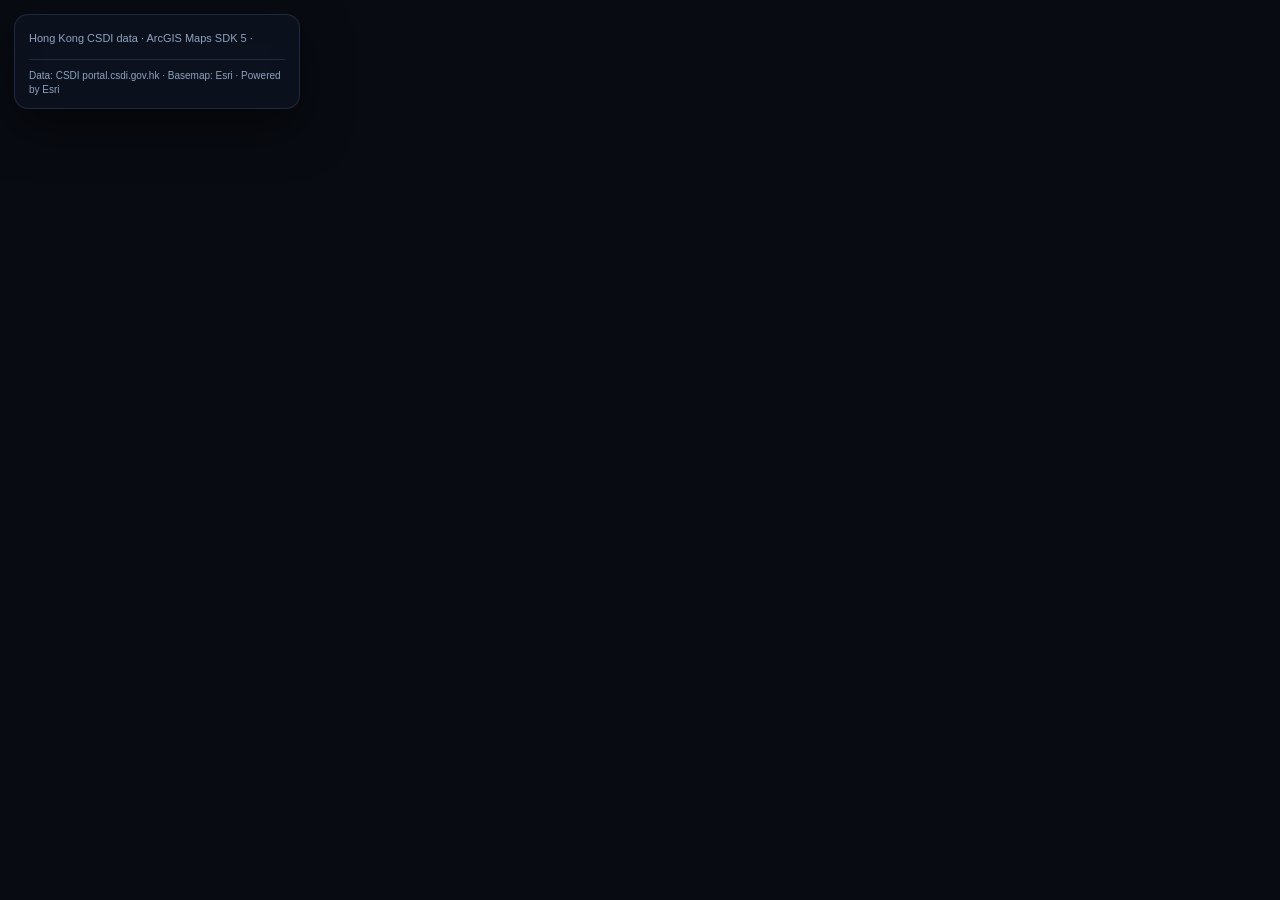
<file: docs/index.html>
<!DOCTYPE html>
<html lang="en">
<head>
<meta charset="utf-8" />
<meta name="viewport" content="width=device-width,initial-scale=1" />
<title>HK Spatial — ArcGIS</title>
<link rel="icon" href="data:," />
<style>
  :root{--bg:#080b12;--glass:rgba(14,20,32,.72);--line:rgba(120,160,220,.18);--fg:#e6eefc;--dim:#8fa3c0;--teal:#3fe0d0}
  *{box-sizing:border-box}
  html,body{margin:0;height:100%;background:var(--bg);color:var(--fg);
    font:13px/1.45 ui-sans-serif,-apple-system,"Segoe UI","PingFang HK","Microsoft JhengHei",sans-serif}
  #view{position:absolute;inset:0}
  #panel{position:absolute;top:14px;left:14px;z-index:10;width:286px;max-height:calc(100% - 28px);
    overflow:auto;background:var(--glass);border:1px solid var(--line);border-radius:14px;
    padding:14px 14px 10px;backdrop-filter:blur(16px) saturate(150%);
    box-shadow:0 18px 48px rgba(0,0,0,.5)}
  h1{margin:0 0 2px;font-size:14px;font-weight:650;letter-spacing:.2px}
  .sub{color:var(--dim);font-size:11px;margin-bottom:12px}
  .layer{display:flex;align-items:center;gap:9px;padding:7px 8px;border-radius:9px;cursor:pointer;
    border:1px solid transparent}
  .layer:hover{background:rgba(120,160,220,.08);border-color:var(--line)}
  .layer input{accent-color:var(--teal);margin:0;width:13px;height:13px}
  .sw{width:9px;height:9px;border-radius:3px;flex:0 0 auto}
  .nm{flex:1;overflow:hidden;text-overflow:ellipsis;white-space:nowrap;font-size:12px}
  .ct{color:var(--dim);font-size:10px;font-variant-numeric:tabular-nums}
  .foot{margin-top:10px;padding-top:9px;border-top:1px solid var(--line);color:var(--dim);font-size:10px}
  #info{position:absolute;left:14px;bottom:14px;z-index:10;width:330px;max-height:44vh;overflow:auto;
    background:var(--glass);border:1px solid var(--line);border-radius:14px;padding:12px 14px;
    backdrop-filter:blur(16px) saturate(150%);box-shadow:0 18px 44px rgba(0,0,0,.45)}
  #info[hidden]{display:none}
  #info .ih{font-weight:600;font-size:13px;color:var(--fg);margin-bottom:8px;padding-bottom:7px;
    border-bottom:1px solid var(--line)}
  #info .ir{display:flex;gap:10px;padding:2.5px 0}
  #info .ik{flex:0 0 42%;color:var(--dim);font-size:10.5px;letter-spacing:.04em;text-transform:uppercase;
    word-break:break-word}
  #info .iv{flex:1;color:var(--fg);word-break:break-word;font-size:12px}
  .esri-ui .esri-attribution{position:absolute!important;bottom:0!important;right:0!important;
    left:auto!important;top:auto!important;background:rgba(8,11,18,.8)!important;color:var(--dim)!important;
    font-size:10px!important;border-radius:8px 0 0 0;padding:3px 8px!important}
  .esri-ui .esri-attribution a{color:var(--teal)!important}
</style>
</head>
<body>
<div id="view"></div>
<div id="panel">
  <h1 id="ttl"></h1>
  <div class="sub">Hong Kong CSDI data · ArcGIS Maps SDK 5 · <span id="mode"></span></div>
  <div id="layers"></div>
  <div class="foot">Data: CSDI portal.csdi.gov.hk · Basemap: Esri · Powered by Esri</div>
</div>
<div id="info" hidden></div>
<script type="module">
import Map from "https://js.arcgis.com/5.0/@arcgis/core/Map.js";
import MapView from "https://js.arcgis.com/5.0/@arcgis/core/views/MapView.js";
import SceneView from "https://js.arcgis.com/5.0/@arcgis/core/views/SceneView.js";
import ElevationLayer from "https://js.arcgis.com/5.0/@arcgis/core/layers/ElevationLayer.js";
import TileLayer from "https://js.arcgis.com/5.0/@arcgis/core/layers/TileLayer.js";
import GeoJSONLayer from "https://js.arcgis.com/5.0/@arcgis/core/layers/GeoJSONLayer.js";

const LAYERS = [{"id": "wsd_rcd_1629267205232_96199", "name": "Impounding Reservoirs", "url": "data/wsd_rcd_1629267205232_96199.geojson", "count": 17, "gtype": "Polygon", "fields": ["OBJECTID", "INSTALLATION_ID", "NAME", "CHINESE_NAME", "LOCATION", "LOCATION_CHINESE", "SYSTEM", "CAPACITY", "Shape_Length", "Shape_Area"], "title_field": "NAME"}, {"id": "afcd_rcd_1728896853370_57183", "name": "Country Park Attractions", "url": "data/afcd_rcd_1728896853370_57183.geojson", "count": 53, "gtype": "Point", "fields": ["LOCATION_EN", "LOCATION_TC", "WEBSITE", "NAME_EN", "NAME_TC", "EASTING", "NORTHING", "OBJECTID"], "title_field": "LOCATION_EN"}];
const TITLE = "Hong Kong — Impounding Reservoirs & Country Park Attractions";
const BASEMAP_URL = "https://server.arcgisonline.com/ArcGIS/rest/services/World_Imagery/MapServer";
const LABELS_URL = "";
const MODE = "2d";
const TILT = 60.0;
const ELEV_URL = "https://elevation3d.arcgis.com/arcgis/rest/services/WorldElevation3D/Terrain3D/ImageServer";
const COLORS = ["#3fe0d0", "#f5a524", "#7c8cff", "#ff6b9d", "#8ce99a", "#ffd43b"];
const hex = c => [1, 3, 5].map(i => parseInt(c.substr(i, 2), 16));

document.getElementById("ttl").textContent = TITLE;
document.getElementById("mode").textContent =
  (MODE === "3d" ? "3D scene" : "2D map") + " · " + LAYERS.length + " layer" + (LAYERS.length > 1 ? "s" : "");
const map = new Map({ basemap: null });
if (BASEMAP_URL) map.add(new TileLayer({ url: BASEMAP_URL }));
if (LABELS_URL) map.add(new TileLayer({ url: LABELS_URL }));
if (MODE === "3d") map.ground = { layers: [new ElevationLayer({ url: ELEV_URL })] };

const HK = [114.1694, 22.3193];
const view = MODE === "3d"
  ? new SceneView({
      container: "view", map, zoom: 12,
      camera: { position: { x: HK[0], y: HK[1], z: 2400, spatialReference: { wkid: 4326 } },
                tilt: TILT, heading: 12 },
    })
  : new MapView({ container: "view", map, center: HK, zoom: 11 });
window.__view = view;  // exposed for tests/debugging
view.when(() => { window.__readyMs = Math.round(performance.now()); }).catch(() => {});

// click a feature -> attribute card (bottom left)
const info = document.getElementById("info");
const PRETTY = { NAME_EN: "Name (EN)", NAME_TC: "名稱（中文）", LOCATION_EN: "Location (EN)",
                 LOCATION_TC: "位置（中文）", WEBSITE: "Website", EASTING: "Easting (HK80)",
                 NORTHING: "Northing (HK80)" };
view.on("click", async (event) => {
  try {
    const hit = (await view.hitTest(event)).results.find(r => r.graphic && r.graphic.layer);
    if (!hit) { info.hidden = true; return; }
    const a = hit.graphic.attributes || {};
    const rows = Object.keys(a)
      .filter(k => !k.startsWith("__") && a[k] !== null && a[k] !== "")
      .slice(0, 24)
      .map(k => {
        const label = PRETTY[k] || k;
        const v = /^https?:\/\//.test(String(a[k]))
          ? `<a href="${a[k]}" target="_blank" rel="noopener" style="color:#3fe0d0">link</a>`
          : String(a[k]);
        return `<div class="ir"><span class="ik">${label}</span><span class="iv">${v}</span></div>`;
      }).join("");
    const heading = a.NAME_TC && a.NAME_EN ? `${a.NAME_EN} · ${a.NAME_TC}` : (hit.graphic.layer.title || "");
    info.innerHTML = `<div class="ih">${heading}</div>${rows}`;
    info.hidden = false;
    window.__info = a;  // exposed for tests
  } catch (e) { info.hidden = true; }
});
const box = document.getElementById("layers");

LAYERS.forEach((L, i) => {
  const color = COLORS[i % COLORS.length];
  const gtype = L.gtype || "Point";
  const isPoint = gtype.includes("Point");
  const isLine = gtype.includes("Line");
  const symbol = isPoint
    ? { type: "simple-marker", color, size: 7, outline: { color: "#0b1018", width: 1 } }
    : isLine
      ? { type: "simple-line", color, width: 2 }
      : { type: "simple-fill", color: [...hex(color), 0.35],
          outline: { color, width: 1.2 } };
  // ponytail: no SDK popup. In 5.0 the popup UI is a beta component that a programmatic View does
  // not inject, and popupEnabled alone opens nothing. One click handler + one card is smaller,
  // version-proof, and looks intentional.
  const opts = { title: L.name || L.id, url: L.url, popupEnabled: false, outFields: ["*"],
                 renderer: { type: "simple", symbol } };
  // in 3D, drape lines and polygons onto the terrain instead of floating at sea level
  if (MODE === "3d" && !isPoint) opts.elevationInfo = { mode: "on-the-ground" };
  const gl = new GeoJSONLayer(opts);
  map.add(gl);

  const row = document.createElement("label");
  row.className = "layer";
  row.innerHTML = `<input type="checkbox" checked>
    <span class="sw" style="background:${color}"></span>
    <span class="nm" title="${L.id}">${L.name || L.id}</span>
    <span class="ct">${L.count}</span>`;
  row.querySelector("input").onchange = e => { gl.visible = e.target.checked; };
  box.appendChild(row);
});

await view.when();
for (const lyr of map.layers.toArray().slice(1)) {
  const ext = lyr.fullExtent;
  if (ext && isFinite(ext.xmin)) { view.goTo(ext); break; }
}
</script>
</body>
</html>
</file>
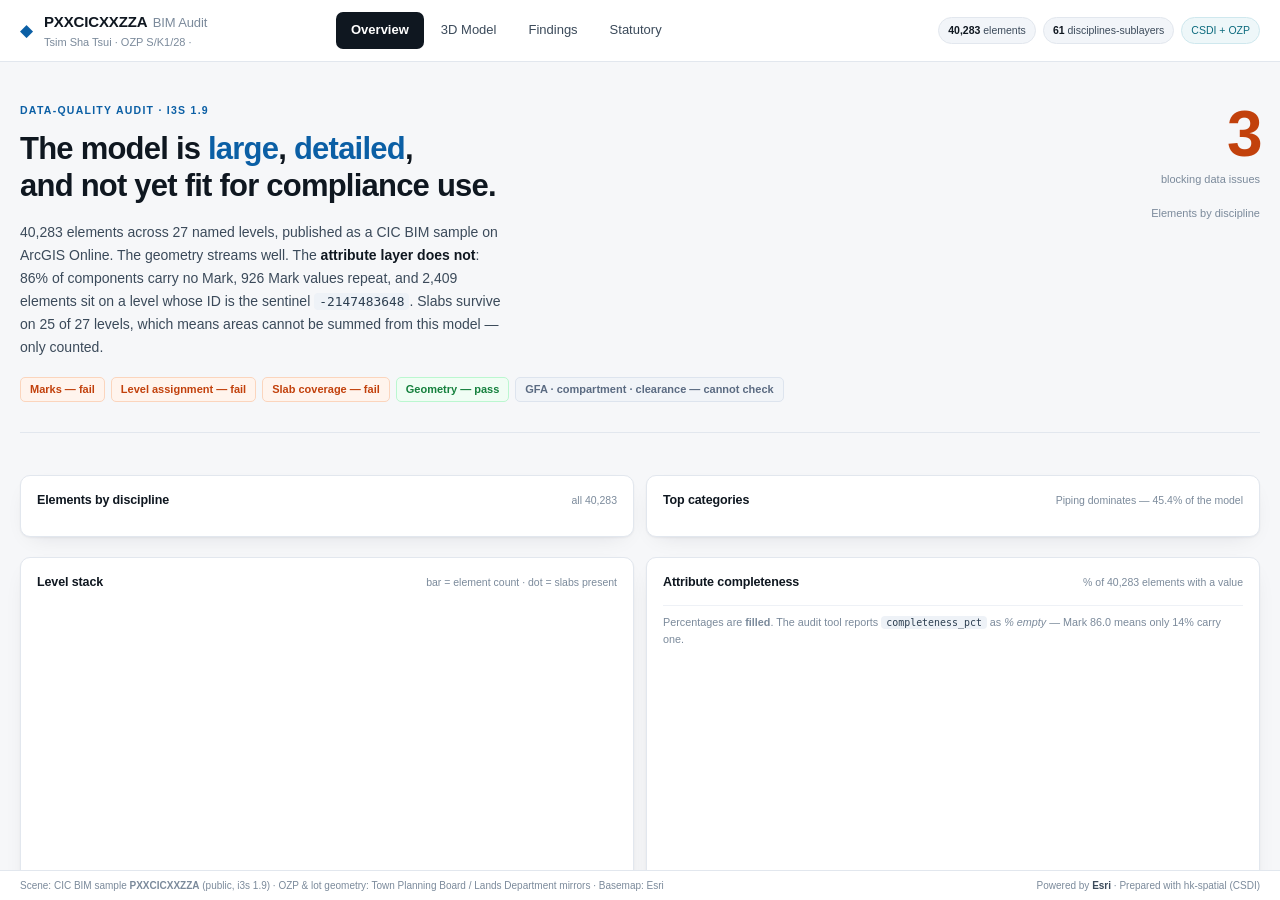
<file: docs/findings/2026-11-06/app/index.html>
<!DOCTYPE html>
<html lang="en">
<head>
<meta charset="utf-8" />
<meta name="viewport" content="width=device-width,initial-scale=1" />
<title>PXXCICXXZZA — BIM Audit &amp; Statutory Context</title>
<link rel="icon" href="data:," />
<link rel="stylesheet" href="https://js.arcgis.com/5.0/@arcgis/core/assets/esri/themes/light/main.css" />
<link rel="stylesheet" href="assets/app.css" />
</head>
<body>

<!-- ============ TOP BAR ============ -->
<header id="bar">
  <div class="brand">
    <span class="mark">◆</span>
    <div>
      <h1>PXXCICXXZZA <span class="thin">BIM Audit</span></h1>
      <p class="sub">Tsim Sha Tsui · OZP S/K1/28 · <span id="stamp"></span></p>
    </div>
  </div>
  <nav id="tabs" role="tablist">
    <button role="tab" data-view="overview" class="on">Overview</button>
    <button role="tab" data-view="model">3D Model</button>
    <button role="tab" data-view="findings">Findings</button>
    <button role="tab" data-view="context">Statutory</button>
  </nav>
  <div class="meta">
    <span class="pill"><b id="elCount">40,283</b> elements</span>
    <span class="pill"><b>61</b> disciplines-sublayers</span>
    <span class="pill src">CSDI + OZP</span>
  </div>
</header>

<!-- ============ OVERVIEW ============ -->
<main id="view-overview" class="view on">
  <section class="hero">
    <div class="hero-copy">
      <p class="kicker">Data-quality audit · i3s 1.9</p>
      <h2>The model is <em>large</em>, <em>detailed</em>,<br>and not yet fit for compliance use.</h2>
      <p class="lede">
        40,283 elements across 27 named levels, published as a CIC BIM sample on ArcGIS Online.
        The geometry streams well. The <strong>attribute layer does not</strong>: 86% of components carry
        no Mark, 926 Mark values repeat, and 2,409 elements sit on a level whose ID is the sentinel
        <code>-2147483648</code>. Slabs survive on 25 of 27 levels, which means areas cannot be
        summed from this model — only counted.
      </p>
      <div class="verdicts">
        <span class="v fail">Marks — fail</span>
        <span class="v fail">Level assignment — fail</span>
        <span class="v fail">Slab coverage — fail</span>
        <span class="v pass">Geometry — pass</span>
        <span class="v cant">GFA · compartment · clearance — cannot check</span>
      </div>
    </div>
    <div class="hero-num">
      <div class="big" id="scIssues">3</div>
      <div class="biglbl">blocking data issues</div>
      <div class="spark" id="heroBars"></div>
      <p class="tiny">Elements by discipline</p>
    </div>
  </section>

  <section class="grid4" id="kpis"></section>

  <section class="panels">
    <div class="panel">
      <h3>Elements by discipline <span class="hint">all 40,283</span></h3>
      <div id="chartDisc" class="chart"></div>
    </div>
    <div class="panel">
      <h3>Top categories <span class="hint">Piping dominates — 45.4% of the model</span></h3>
      <div id="chartCat" class="chart scroll"></div>
    </div>
  </section>

  <section class="panels">
    <div class="panel">
      <h3>Level stack <span class="hint">bar = element count · dot = slabs present</span></h3>
      <div id="chartLevels" class="chart tall"></div>
    </div>
    <div class="panel">
      <h3>Attribute completeness <span class="hint">% of 40,283 elements with a value</span></h3>
      <div id="chartFill" class="chart"></div>
      <p class="note">Percentages are <b>filled</b>. The audit tool reports <code>completeness_pct</code> as
        <em>% empty</em> — Mark 86.0 means only 14% carry one.</p>
    </div>
  </section>

  <section class="panel sources">
    <h3>Sources &amp; method <span class="hint">every number on this page traces to one of these</span></h3>
    <div class="srclist">
      <div class="srcrow">
        <span class="sk">BIM geometry &amp; attributes</span>
        <span class="sv">Scene service <code>PXXCICXXZZA</code> · i3s 1.9 · public · CIC BIM sample</span>
      </div>
      <div class="srcrow">
        <span class="sk">Blocks &amp; zones</span>
        <span class="sv">Town Planning Board OZP <code>ZONE</code> layer + <code>S/K1/28</code> scheme boundary</span>
      </div>
      <div class="srcrow">
        <span class="sk">Height control</span>
        <span class="sv"><code>Outline_Zoning_Plans_Building_Height_Control_Areas</code></span>
      </div>
      <div class="srcrow">
        <span class="sk">Lots</span>
        <span class="sv">Lands Department <code>Lot_in_Hong_Kong</code> · CSDI <code>landsd_rcd_1637217253134_22729</code></span>
      </div>
      <div class="srcrow">
        <span class="sk">Roads</span>
        <span class="sv">Lands Department <code>Road Centreline</code> · CSDI <code>landsd_rcd_1637310758814_80061</code></span>
      </div>
      <div class="srcrow">
        <span class="sk">Ground level</span>
        <span class="sv">Esri Terrain3D — 57.5 mPD at the site centre</span>
      </div>
    </div>
    <p class="note">Read over i3s node pages by hk-spatial (CSDI). Element positions come from i3s node
      anchors, so they locate the building, not individual components. Areas are element-bbox upper
      bounds, never statutory GFA. OZP and height controls here are public mirrors — the statutory
      plan prevails, and this is not an Esri product.</p>
  </section>
</main>

<!-- ============ 3D MODEL ============ -->
<main id="view-model" class="view">
  <div id="scene3d"></div>

  <aside id="modelPanel">
    <div class="ph">
      <h3>Live model</h3>
      <p class="tiny">Streaming from the public scene service. Filters act on the real layer.</p>
    </div>

    <div class="fld">
      <label>Discipline</label>
      <div class="chips" id="discChips"></div>
    </div>

    <div class="fld">
      <label>Level <span class="cnt" id="lvlLbl">all</span></label>
      <div class="chips tight" id="lvlChips"></div>
    </div>

    <div class="fld">
      <label>Category <span class="cnt" id="catLbl">all 45</span></label>
      <div class="catlist" id="catList"></div>
    </div>

    <div class="fld">
      <label>Camera</label>
      <div class="btnrow">
        <button id="btnHome" class="btn">Frame model</button>
        <button id="btnTop" class="btn">Top down</button>
        <button id="btnReset" class="btn">Reset filters</button>
      </div>
    </div>

    <div class="fld">
      <label>Read a real component <span class="cnt" id="elIdx">1 / 198</span></label>
      <div class="btnrow" style="margin-bottom:6px">
        <button id="btnPrev" class="btn">← prev</button>
        <button id="btnNext" class="btn">next →</button>
        <button id="btnPickDup" class="btn">show a duplicate Mark</button>
      </div>
      <div id="pickBox" class="pick empty">Loading element records…</div>
    </div>
  </aside>

  <div id="sceneStatus" class="sstatus">loading scene…</div>
</main>

<!-- ============ FINDINGS ============ -->
<main id="view-findings" class="view">
  <div class="fhead">
    <div>
      <p class="kicker">Three findings that block downstream use</p>
      <h2>What breaks, and what it costs you</h2>
    </div>
    <div class="legend">
      <span class="v fail">fail</span><span class="v warn">at risk</span><span class="v cant">cannot check</span>
    </div>
  </div>
  <div id="cards" class="cards"></div>

  <section class="panels wide">
    <div class="panel">
      <h3>Duplicate Mark values <span class="hint">926 values cover 5,638 tagged elements</span></h3>
      <div id="chartDup" class="chart"></div>
      <p class="note">A join on <code>Mark</code> returns 4,229 extra rows before it returns a wrong answer.
        Asset registers, COBie drops and maintenance tickets all key on this field.</p>
    </div>
    <div class="panel">
      <h3>Where the 2,409 unassigned elements live <span class="hint">level ID = −2147483648</span></h3>
      <div id="chartNoLevel" class="chart"></div>
      <p class="note">Stairs railings are the largest group. Floor-by-floor quantities silently omit them,
        so every storey subtotal is low.</p>
    </div>
  </section>
</main>

<!-- ============ STATUTORY ============ -->
<main id="view-context" class="view">
  <div id="map2d"></div>
  <aside id="ctxPanel">
    <div class="ph">
      <h3>S/K1/28 · Tsim Sha Tsui</h3>
      <p class="tiny">Approved <span id="planDate"></span> · scale 1:5,000 · s.9(1)(a)</p>
    </div>

    <div class="stat">
      <span class="k">Zoning at centre</span>
      <span class="val"><b id="zoneLbl">C(6)</b> <span id="zoneDesc">Commercial (6)</span></span>
    </div>
    <div class="stat">
      <span class="k">Height control</span>
      <span class="val"><b id="bhcVal">110</b> mPD <span class="dim">at centre</span></span>
    </div>
    <div class="stat">
      <span class="k">Lots under footprint</span>
      <span class="val"><b id="lotN">22</b> <span class="dim">bbox level</span></span>
    </div>
    <div class="stat">
      <span class="k">Modelled top level</span>
      <span class="val"><b id="topLvl">63.25</b> mPD</span>
    </div>

    <div class="fld">
      <label>Layers</label>
      <div class="layers" id="layerToggles"></div>
    </div>

    <div id="ctxPick" class="pick empty">Click a zone, lot or control area to read its attributes.</div>

    <div class="fld">
      <label>Height headroom</label>
      <div id="headroom" class="headroom"></div>
      <p class="note sm">Height controls are per-area: the C(6) parcel carries 110 mPD, a strip to the east
        130 mPD, and the road reservation carries no control. Values are the public mirror — the statutory plan prevails.</p>
    </div>

    <div class="fld">
      <label>Basemap</label>
      <div class="chips" id="baseChips"></div>
    </div>
  </aside>
</main>

<footer id="foot">
  <span>Scene: CIC BIM sample <b>PXXCICXXZZA</b> (public, i3s 1.9) · OZP &amp; lot geometry: Town Planning Board / Lands Department mirrors · Basemap: Esri</span>
  <span class="pw">Powered by <b>Esri</b> · Prepared with hk-spatial (CSDI)</span>
</footer>

<script type="module" src="assets/app.js"></script>
</body>
</html>
</file>
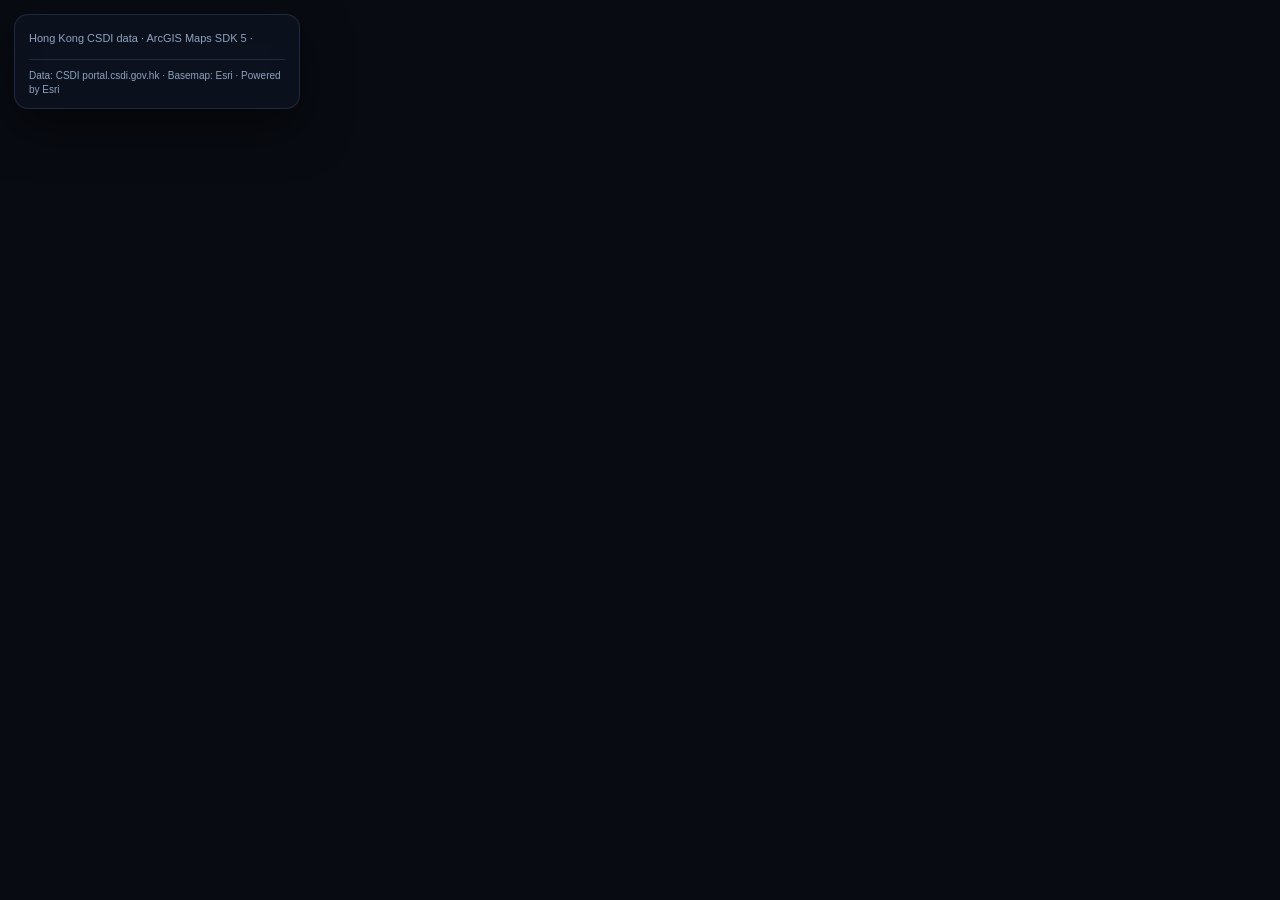
<file: docs/3d-hong-kong-impounding-reservoirs-82e4a4.html>
<!DOCTYPE html>
<html lang="en">
<head>
<meta charset="utf-8" />
<meta name="viewport" content="width=device-width,initial-scale=1" />
<title>HK Spatial — ArcGIS</title>
<link rel="icon" href="data:," />
<style>
  :root{--bg:#080b12;--glass:rgba(14,20,32,.72);--line:rgba(120,160,220,.18);--fg:#e6eefc;--dim:#8fa3c0;--teal:#3fe0d0}
  *{box-sizing:border-box}
  html,body{margin:0;height:100%;background:var(--bg);color:var(--fg);
    font:13px/1.45 ui-sans-serif,-apple-system,"Segoe UI","PingFang HK","Microsoft JhengHei",sans-serif}
  #view{position:absolute;inset:0}
  #panel{position:absolute;top:14px;left:14px;z-index:10;width:286px;max-height:calc(100% - 28px);
    overflow:auto;background:var(--glass);border:1px solid var(--line);border-radius:14px;
    padding:14px 14px 10px;backdrop-filter:blur(16px) saturate(150%);
    box-shadow:0 18px 48px rgba(0,0,0,.5)}
  h1{margin:0 0 2px;font-size:14px;font-weight:650;letter-spacing:.2px}
  .sub{color:var(--dim);font-size:11px;margin-bottom:12px}
  .layer{display:flex;align-items:center;gap:9px;padding:7px 8px;border-radius:9px;cursor:pointer;
    border:1px solid transparent}
  .layer:hover{background:rgba(120,160,220,.08);border-color:var(--line)}
  .layer input{accent-color:var(--teal);margin:0;width:13px;height:13px}
  .sw{width:9px;height:9px;border-radius:3px;flex:0 0 auto}
  .nm{flex:1;overflow:hidden;text-overflow:ellipsis;white-space:nowrap;font-size:12px}
  .ct{color:var(--dim);font-size:10px;font-variant-numeric:tabular-nums}
  .foot{margin-top:10px;padding-top:9px;border-top:1px solid var(--line);color:var(--dim);font-size:10px}
  #info{position:absolute;left:14px;bottom:14px;z-index:10;width:330px;max-height:44vh;overflow:auto;
    background:var(--glass);border:1px solid var(--line);border-radius:14px;padding:12px 14px;
    backdrop-filter:blur(16px) saturate(150%);box-shadow:0 18px 44px rgba(0,0,0,.45)}
  #info[hidden]{display:none}
  #info .ih{font-weight:600;font-size:13px;color:var(--fg);margin-bottom:8px;padding-bottom:7px;
    border-bottom:1px solid var(--line)}
  #info .ir{display:flex;gap:10px;padding:2.5px 0}
  #info .ik{flex:0 0 42%;color:var(--dim);font-size:10.5px;letter-spacing:.04em;text-transform:uppercase;
    word-break:break-word}
  #info .iv{flex:1;color:var(--fg);word-break:break-word;font-size:12px}
  .esri-ui .esri-attribution{position:absolute!important;bottom:0!important;right:0!important;
    left:auto!important;top:auto!important;background:rgba(8,11,18,.8)!important;color:var(--dim)!important;
    font-size:10px!important;border-radius:8px 0 0 0;padding:3px 8px!important}
  .esri-ui .esri-attribution a{color:var(--teal)!important}
</style>
</head>
<body>
<div id="view"></div>
<div id="panel">
  <h1 id="ttl"></h1>
  <div class="sub">Hong Kong CSDI data · ArcGIS Maps SDK 5 · <span id="mode"></span></div>
  <div id="layers"></div>
  <div class="foot">Data: CSDI portal.csdi.gov.hk · Basemap: Esri · Powered by Esri</div>
</div>
<div id="info" hidden></div>
<script type="module">
import Map from "https://js.arcgis.com/5.0/@arcgis/core/Map.js";
import MapView from "https://js.arcgis.com/5.0/@arcgis/core/views/MapView.js";
import SceneView from "https://js.arcgis.com/5.0/@arcgis/core/views/SceneView.js";
import ElevationLayer from "https://js.arcgis.com/5.0/@arcgis/core/layers/ElevationLayer.js";
import TileLayer from "https://js.arcgis.com/5.0/@arcgis/core/layers/TileLayer.js";
import GeoJSONLayer from "https://js.arcgis.com/5.0/@arcgis/core/layers/GeoJSONLayer.js";

const LAYERS = [{"id": "wsd_rcd_1629267205232_96199", "name": "Impounding Reservoirs", "url": "data/wsd_rcd_1629267205232_96199.geojson", "count": 17, "gtype": "Polygon", "fields": ["OBJECTID", "INSTALLATION_ID", "NAME", "CHINESE_NAME", "LOCATION", "LOCATION_CHINESE", "SYSTEM", "CAPACITY", "Shape_Length", "Shape_Area"], "title_field": "NAME"}];
const TITLE = "Hong Kong Impounding Reservoirs";
const BASEMAP_URL = "https://server.arcgisonline.com/ArcGIS/rest/services/World_Imagery/MapServer";
const LABELS_URL = "";
const MODE = "3d";
const TILT = 65.0;
const ELEV_URL = "https://elevation3d.arcgis.com/arcgis/rest/services/WorldElevation3D/Terrain3D/ImageServer";
const COLORS = ["#3fe0d0", "#f5a524", "#7c8cff", "#ff6b9d", "#8ce99a", "#ffd43b"];
const hex = c => [1, 3, 5].map(i => parseInt(c.substr(i, 2), 16));

document.getElementById("ttl").textContent = TITLE;
document.getElementById("mode").textContent =
  (MODE === "3d" ? "3D scene" : "2D map") + " · " + LAYERS.length + " layer" + (LAYERS.length > 1 ? "s" : "");
const map = new Map({ basemap: null });
if (BASEMAP_URL) map.add(new TileLayer({ url: BASEMAP_URL }));
if (LABELS_URL) map.add(new TileLayer({ url: LABELS_URL }));
if (MODE === "3d") map.ground = { layers: [new ElevationLayer({ url: ELEV_URL })] };

const HK = [114.1694, 22.3193];
const view = MODE === "3d"
  ? new SceneView({
      container: "view", map, zoom: 12,
      camera: { position: { x: HK[0], y: HK[1], z: 2400, spatialReference: { wkid: 4326 } },
                tilt: TILT, heading: 12 },
    })
  : new MapView({ container: "view", map, center: HK, zoom: 11 });
window.__view = view;  // exposed for tests/debugging
view.when(() => { window.__readyMs = Math.round(performance.now()); }).catch(() => {});

// click a feature -> attribute card (bottom left)
const info = document.getElementById("info");
const PRETTY = { NAME_EN: "Name (EN)", NAME_TC: "名稱（中文）", LOCATION_EN: "Location (EN)",
                 LOCATION_TC: "位置（中文）", WEBSITE: "Website", EASTING: "Easting (HK80)",
                 NORTHING: "Northing (HK80)" };
view.on("click", async (event) => {
  try {
    const hit = (await view.hitTest(event)).results.find(r => r.graphic && r.graphic.layer);
    if (!hit) { info.hidden = true; return; }
    const a = hit.graphic.attributes || {};
    const rows = Object.keys(a)
      .filter(k => !k.startsWith("__") && a[k] !== null && a[k] !== "")
      .slice(0, 24)
      .map(k => {
        const label = PRETTY[k] || k;
        const v = /^https?:\/\//.test(String(a[k]))
          ? `<a href="${a[k]}" target="_blank" rel="noopener" style="color:#3fe0d0">link</a>`
          : String(a[k]);
        return `<div class="ir"><span class="ik">${label}</span><span class="iv">${v}</span></div>`;
      }).join("");
    const heading = a.NAME_TC && a.NAME_EN ? `${a.NAME_EN} · ${a.NAME_TC}` : (hit.graphic.layer.title || "");
    info.innerHTML = `<div class="ih">${heading}</div>${rows}`;
    info.hidden = false;
    window.__info = a;  // exposed for tests
  } catch (e) { info.hidden = true; }
});
const box = document.getElementById("layers");

LAYERS.forEach((L, i) => {
  const color = COLORS[i % COLORS.length];
  const gtype = L.gtype || "Point";
  const isPoint = gtype.includes("Point");
  const isLine = gtype.includes("Line");
  const symbol = isPoint
    ? { type: "simple-marker", color, size: 7, outline: { color: "#0b1018", width: 1 } }
    : isLine
      ? { type: "simple-line", color, width: 2 }
      : { type: "simple-fill", color: [...hex(color), 0.35],
          outline: { color, width: 1.2 } };
  // ponytail: no SDK popup. In 5.0 the popup UI is a beta component that a programmatic View does
  // not inject, and popupEnabled alone opens nothing. One click handler + one card is smaller,
  // version-proof, and looks intentional.
  const opts = { title: L.name || L.id, url: L.url, popupEnabled: false, outFields: ["*"],
                 renderer: { type: "simple", symbol } };
  // in 3D, drape lines and polygons onto the terrain instead of floating at sea level
  if (MODE === "3d" && !isPoint) opts.elevationInfo = { mode: "on-the-ground" };
  const gl = new GeoJSONLayer(opts);
  map.add(gl);

  const row = document.createElement("label");
  row.className = "layer";
  row.innerHTML = `<input type="checkbox" checked>
    <span class="sw" style="background:${color}"></span>
    <span class="nm" title="${L.id}">${L.name || L.id}</span>
    <span class="ct">${L.count}</span>`;
  row.querySelector("input").onchange = e => { gl.visible = e.target.checked; };
  box.appendChild(row);
});

await view.when();
for (const lyr of map.layers.toArray().slice(1)) {
  const ext = lyr.fullExtent;
  if (ext && isFinite(ext.xmin)) { view.goTo(ext); break; }
}
</script>
</body>
</html>
</file>
<file: docs/findings/2026-11-06/app/assets/app.css>
/* ============================================================
   PXXCICXXZZA BIM Audit — light, editorial, data-first
   ============================================================ */
:root{
  --bg:#f6f7f9;
  --surface:#ffffff;
  --ink:#0f1720;
  --ink2:#3b4a5a;
  --dim:#7b8a9b;
  --line:#e2e7ee;
  --line2:#eef1f6;
  --accent:#0b5fa5;
  --accent2:#0d7a94;
  --fail:#c2410c;
  --failbg:#fff4ed;
  --warn:#a16207;
  --warnbg:#fffbeb;
  --pass:#15803d;
  --passbg:#f0fdf4;
  --cant:#5b6b82;
  --cantbg:#f1f4f8;
  --hi:#0b5fa5;
  --radius:10px;
  --shadow:0 1px 2px rgba(16,24,40,.05), 0 8px 24px -12px rgba(16,24,40,.14);
  --mono:ui-monospace,SFMono-Regular,"SF Mono",Menlo,Consolas,monospace;
}
*{box-sizing:border-box}
html,body{margin:0;height:100%}
body{
  background:var(--bg);color:var(--ink);
  font:14px/1.55 ui-sans-serif,-apple-system,"Segoe UI","PingFang HK","Microsoft JhengHei",sans-serif;
  -webkit-font-smoothing:antialiased;
  display:flex;flex-direction:column;height:100vh;overflow:hidden;
}
h1,h2,h3,h4{margin:0;font-weight:640;letter-spacing:-.01em}
code{font-family:var(--mono);font-size:.92em;background:#eef2f7;padding:1px 5px;border-radius:4px;color:#2c3e50}
.thin{font-weight:400;color:var(--dim)}
b{font-weight:640}
.tiny{font-size:11px;color:var(--dim);margin:0}

/* ---------- top bar ---------- */
#bar{
  flex:0 0 auto;display:flex;align-items:center;gap:26px;
  padding:0 20px;height:62px;background:var(--surface);
  border-bottom:1px solid var(--line);z-index:30;
}
.brand{display:flex;align-items:center;gap:11px;min-width:290px}
.mark{color:var(--accent);font-size:17px;line-height:1}
.brand h1{font-size:15px;letter-spacing:-.01em}
.brand h1 .thin{font-size:13px;margin-left:2px}
.brand .sub{margin:1px 0 0;font-size:11px;color:var(--dim)}

#tabs{display:flex;gap:2px;flex:1}
#tabs button{
  appearance:none;border:0;background:none;font:inherit;font-size:13px;color:var(--ink2);
  padding:8px 15px;border-radius:7px;cursor:pointer;position:relative;transition:.13s;
}
#tabs button:hover{background:#f0f3f8;color:var(--ink)}
#tabs button.on{background:var(--ink);color:#fff;font-weight:560}

.meta{display:flex;gap:7px;align-items:center}
.pill{
  font-size:10.5px;padding:4px 9px;border-radius:20px;background:#f2f5f9;
  border:1px solid var(--line);color:var(--ink2);white-space:nowrap;
}
.pill b{color:var(--ink)}
.pill.src{background:#eef7f9;border-color:#cfe8ee;color:#0d6b7e}

/* ---------- views ---------- */
.view{display:none;flex:1;min-height:0;overflow-y:auto}
.view.on{display:block}
#view-model.on,#view-context.on{display:block;position:relative;overflow:hidden}

/* ---------- overview ---------- */
#view-overview{padding:0 20px 28px}
.hero{
  display:grid;grid-template-columns:1fr 210px;gap:40px;
  padding:40px 0 30px;border-bottom:1px solid var(--line);margin-bottom:22px;
}
.kicker{
  font-size:10.5px;text-transform:uppercase;letter-spacing:.12em;color:var(--accent);
  font-weight:640;margin:0 0 12px;
}
.hero h2{font-size:31px;line-height:1.2;letter-spacing:-.025em;font-weight:620;margin-bottom:16px}
.hero h2 em{font-style:normal;color:var(--accent)}
.lede{font-size:14px;line-height:1.65;color:var(--ink2);max-width:62ch;margin:0 0 18px}
.lede strong{color:var(--ink);font-weight:620}

.verdicts{display:flex;flex-wrap:wrap;gap:6px}
.v{font-size:11px;padding:3px 9px;border-radius:5px;font-weight:560;white-space:nowrap}
.v.fail{background:var(--failbg);color:var(--fail);border:1px solid #fbd5bd}
.v.warn{background:var(--warnbg);color:var(--warn);border:1px solid #fde68a}
.v.pass{background:var(--passbg);color:var(--pass);border:1px solid #bbf7d0}
.v.cant{background:var(--cantbg);color:var(--cant);border:1px solid #dde4ee}

.hero-num{text-align:right;display:flex;flex-direction:column;align-items:flex-end}
.hero-num .big{font-size:64px;font-weight:680;line-height:1;letter-spacing:-.04em;color:var(--fail)}
.biglbl{font-size:11px;color:var(--dim);margin:6px 0 14px;text-align:right;line-height:1.3}
.spark{width:100%;margin-bottom:5px}

.grid4{display:grid;grid-template-columns:repeat(4,1fr);gap:12px;margin-bottom:20px}
.kpi{
  background:var(--surface);border:1px solid var(--line);border-radius:var(--radius);
  padding:15px 16px;box-shadow:var(--shadow);
}
.kpi .lbl{font-size:10.5px;text-transform:uppercase;letter-spacing:.07em;color:var(--dim);font-weight:560}
.kpi .num{font-size:26px;font-weight:650;letter-spacing:-.03em;margin:4px 0 2px;line-height:1.1}
.kpi .num.bad{color:var(--fail)}
.kpi .num.ok{color:var(--pass)}
.kpi .sub{font-size:11.5px;color:var(--dim);line-height:1.4}

.panels{display:grid;grid-template-columns:1fr 1fr;gap:12px;margin-bottom:20px}
.panels.wide{grid-template-columns:1fr 1fr;padding:0 20px 26px;margin:0}
.panel{
  background:var(--surface);border:1px solid var(--line);border-radius:var(--radius);
  padding:15px 16px 12px;box-shadow:var(--shadow);min-width:0;
}
.panel h3{
  font-size:12.5px;margin-bottom:13px;display:flex;align-items:baseline;
  justify-content:space-between;gap:10px;flex-wrap:wrap;
}
.panel h3 .hint{font-size:10.5px;color:var(--dim);font-weight:400;letter-spacing:0}
.chart{position:relative}
.chart.tall{min-height:420px}
.chart.scroll{max-height:420px;overflow-y:auto;padding-right:4px}
.note{
  font-size:10.8px;color:var(--dim);line-height:1.5;margin:9px 0 2px;
  padding-top:8px;border-top:1px solid var(--line2);
}
.note.sm{font-size:10.2px}

/* ---------- bar rows ---------- */
.brow{display:grid;grid-template-columns:1fr 46px;gap:8px;align-items:center;margin-bottom:7px}
.brow .bl{display:flex;justify-content:space-between;font-size:11.5px;margin-bottom:3px;gap:8px}
.brow .bl span:first-child{overflow:hidden;text-overflow:ellipsis;white-space:nowrap}
.brow .bl span:last-child{color:var(--dim);font-variant-numeric:tabular-nums;font-family:var(--mono);font-size:10.5px}
.btrack{height:7px;background:#eef1f6;border-radius:4px;overflow:hidden}
.bfill{height:100%;border-radius:4px;background:var(--accent);transition:width .5s cubic-bezier(.2,.8,.2,1)}
.bfill.dim{background:#a9bfd4}
.brow .bn{font-size:11px;color:var(--ink2);font-variant-numeric:tabular-nums;text-align:right;font-family:var(--mono)}

/* ---------- level stack ---------- */
.lvl{display:grid;grid-template-columns:78px 1fr 54px;gap:9px;align-items:center;margin-bottom:5px}
.lvl .ln{font-size:10.5px;color:var(--ink2);font-variant-numeric:tabular-nums;font-family:var(--mono);
  text-align:right;overflow:hidden;text-overflow:ellipsis;white-space:nowrap}
.lvl .ltrack{position:relative;height:15px;background:#f4f7fa;border-radius:3px;overflow:hidden}
.lvl .lfill{position:absolute;left:0;top:0;bottom:0;border-radius:3px;background:#c3d4e4}
.lvl .lf{position:relative;height:100%;display:flex;align-items:center}
.lvl .lf i{display:block;height:9px;border-radius:2px;background:var(--accent);opacity:.9}
.lvl .le{font-size:10px;color:var(--dim);font-variant-numeric:tabular-nums;font-family:var(--mono);text-align:right}
.lvl .dot{position:absolute;right:4px;top:50%;transform:translateY(-50%);
  width:5px;height:5px;border-radius:50%;background:var(--pass)}
.lvl .dot.no{background:var(--fail)}

/* ---------- findings ---------- */
#view-findings{overflow-y:auto}
.fhead{display:flex;justify-content:space-between;align-items:flex-end;gap:20px;
  padding:34px 20px 20px;flex-wrap:wrap}
.fhead h2{font-size:25px;letter-spacing:-.02em;font-weight:620}
.fhead .kicker{margin-bottom:7px}
.legend{display:flex;gap:6px}

.cards{display:grid;grid-template-columns:repeat(3,1fr);gap:12px;padding:0 20px 22px}
.card{
  background:var(--surface);border:1px solid var(--line);border-radius:var(--radius);
  padding:17px 18px;box-shadow:var(--shadow);position:relative;overflow:hidden;
}
.card::before{content:"";position:absolute;left:0;top:0;bottom:0;width:3px;background:var(--fail)}
.card.cant::before{background:var(--cant)}
.card .ct{display:flex;justify-content:space-between;align-items:center;margin-bottom:9px}
.card .cn{font-size:10px;font-family:var(--mono);color:var(--dim)}
.card h4{font-size:14.5px;margin-bottom:7px;line-height:1.3}
.card p{font-size:12.3px;color:var(--ink2);line-height:1.55;margin:0 0 11px}
.card .impact{font-size:11px;color:var(--fail);background:var(--failbg);
  padding:6px 9px;border-radius:5px;line-height:1.45}
.card.cant .impact{color:var(--cant);background:var(--cantbg)}
.card .metric{font-size:23px;font-weight:660;letter-spacing:-.03em;margin-bottom:2px}
.card .mlbl{font-size:10.5px;color:var(--dim);margin-bottom:10px}

/* ---------- 3D ---------- */
#scene3d{position:absolute;inset:0}
#modelPanel{
  position:absolute;top:14px;left:14px;width:266px;max-height:calc(100% - 28px);
  overflow-y:auto;background:rgba(255,255,255,.96);backdrop-filter:blur(8px);
  border:1px solid var(--line);border-radius:var(--radius);
  box-shadow:0 4px 24px -6px rgba(16,24,40,.18);padding:14px;z-index:10;
}
#modelPanel .ph{margin-bottom:14px;padding-bottom:11px;border-bottom:1px solid var(--line2)}
#modelPanel h3{font-size:13.5px;margin-bottom:2px}
.fld{margin-bottom:14px}
.fld > label{
  display:flex;justify-content:space-between;align-items:baseline;
  font-size:10px;text-transform:uppercase;letter-spacing:.08em;color:var(--dim);
  font-weight:600;margin-bottom:6px;
}
.cnt{text-transform:none;letter-spacing:0;font-size:10px;color:var(--ink2);font-family:var(--mono)}
.chips{display:flex;flex-wrap:wrap;gap:4px}
.chips.tight{gap:3px;max-height:118px;overflow-y:auto}
.chip{
  appearance:none;font:inherit;font-size:11px;padding:3.5px 8px;border-radius:6px;
  border:1px solid var(--line);background:#fff;color:var(--ink2);cursor:pointer;
  transition:.12s;font-variant-numeric:tabular-nums;white-space:nowrap;
}
.chip:hover{border-color:var(--accent);color:var(--accent)}
.chip.on{background:var(--accent);border-color:var(--accent);color:#fff}
.chip .n{opacity:.6;margin-left:3px;font-size:9.5px}

.catlist{max-height:180px;overflow-y:auto;border:1px solid var(--line2);border-radius:6px;padding:5px 7px}
.crow{display:flex;align-items:center;gap:6px;padding:2.5px 0;font-size:11px;cursor:pointer}
.crow input{margin:0;accent-color:var(--accent);width:12px;height:12px;cursor:pointer}
.crow .cnm{flex:1;overflow:hidden;text-overflow:ellipsis;white-space:nowrap}
.crow .cn2{color:var(--dim);font-size:9.5px;font-family:var(--mono)}

.btnrow{display:flex;gap:5px;flex-wrap:wrap}
.btn{
  appearance:none;font:inherit;font-size:11px;padding:5px 10px;border-radius:6px;
  border:1px solid var(--line);background:#fff;color:var(--ink2);cursor:pointer;transition:.12s;
}
.btn:hover{border-color:var(--accent);color:var(--accent);background:#f7fbff}
.btn:active{transform:translateY(1px)}

.pick{
  font-size:11px;line-height:1.5;border:1px solid var(--line2);border-radius:6px;
  padding:9px;background:#fafbfd;min-height:52px;
}
.pick.empty{color:var(--dim);font-style:italic}
.pick .pr{display:grid;grid-template-columns:38% 1fr;gap:6px;padding:1.5px 0}
.pick .pk{font-size:9.5px;text-transform:uppercase;letter-spacing:.04em;color:var(--dim)}
.pick .pv{font-size:10.5px;color:var(--ink);word-break:break-word;font-family:var(--mono)}
.pick .hd{font-weight:620;font-size:11.5px;margin-bottom:6px;padding-bottom:5px;
  border-bottom:1px solid var(--line2);font-family:inherit}

.sstatus{
  position:absolute;bottom:16px;right:16px;z-index:10;font-size:10.5px;
  background:rgba(15,23,32,.82);color:#fff;padding:5px 11px;border-radius:16px;
  backdrop-filter:blur(4px);
}
.sstatus.ok{background:rgba(21,128,61,.9)}

/* ---------- 2D statutory ---------- */
#map2d{position:absolute;inset:0}
#ctxPanel{
  position:absolute;top:14px;right:14px;width:296px;max-height:calc(100% - 28px);
  overflow-y:auto;background:rgba(255,255,255,.97);backdrop-filter:blur(8px);
  border:1px solid var(--line);border-radius:var(--radius);
  box-shadow:0 4px 24px -6px rgba(16,24,40,.18);padding:14px;z-index:10;
}
#ctxPanel .ph{margin-bottom:12px;padding-bottom:10px;border-bottom:1px solid var(--line2)}
#ctxPanel h3{font-size:13.5px;margin-bottom:2px}
.stat{display:flex;justify-content:space-between;align-items:baseline;gap:10px;
  padding:6px 0;border-bottom:1px solid var(--line2);font-size:11.5px}
.stat .k{color:var(--dim);font-size:10.5px}
.stat .val{text-align:right;font-size:11.5px}
.stat .val b{font-size:13px;font-variant-numeric:tabular-nums}
.stat .dim{color:var(--dim);font-size:10px}

.layers{display:flex;flex-direction:column;gap:1px}
.lrow{display:flex;align-items:center;gap:7px;padding:4px 0;font-size:11.5px;cursor:pointer}
.lrow input{margin:0;accent-color:var(--accent);width:12px;height:12px;cursor:pointer}
.lswatch{width:11px;height:11px;border-radius:2px;flex:0 0 auto;border:1px solid rgba(0,0,0,.14)}
.lrow .lnm{flex:1;overflow:hidden;text-overflow:ellipsis;white-space:nowrap}
.lrow .lc{color:var(--dim);font-size:9.5px;font-family:var(--mono)}

.headroom{display:flex;flex-direction:column;gap:7px}
.hrow{display:grid;grid-template-columns:1fr 62px;gap:8px;align-items:center}
.hrow .hl{font-size:10.5px;color:var(--ink2);display:flex;justify-content:space-between;margin-bottom:2px}
.htrack{height:8px;background:#eef1f6;border-radius:4px;overflow:hidden;position:relative}
.hfill{height:100%;border-radius:4px;background:linear-gradient(90deg,#0b5fa5,#0d7a94)}
.hmark{position:absolute;top:-2px;bottom:-2px;width:2px;background:var(--fail)}
.hval{font-size:10px;color:var(--dim);font-family:var(--mono);text-align:right}

/* ---------- footer ---------- */
#foot{
  flex:0 0 auto;display:flex;justify-content:space-between;align-items:center;gap:16px;
  padding:7px 20px;background:var(--surface);border-top:1px solid var(--line);
  font-size:10px;color:var(--dim);z-index:30;
}
#foot .pw b{color:var(--ink2)}
.esri-ui .esri-attribution{font-size:9.5px!important}

/* ---------- scrollbars ---------- */
::-webkit-scrollbar{width:9px;height:9px}
::-webkit-scrollbar-track{background:transparent}
::-webkit-scrollbar-thumb{background:#d3dbe5;border-radius:5px;border:2px solid transparent;background-clip:padding-box}
::-webkit-scrollbar-thumb:hover{background:#bcc7d5;background-clip:padding-box}

/* ---------- responsive ---------- */
@media (max-width:1180px){
  .grid4{grid-template-columns:repeat(2,1fr)}
  .cards{grid-template-columns:1fr}
  .panels,.panels.wide{grid-template-columns:1fr}
  .hero{grid-template-columns:1fr}
  .hero-num{align-items:flex-start;text-align:left}
  .hero-num .biglbl{text-align:left}
  .brand{min-width:0}
  .meta{display:none}
}
@media (max-width:820px){
  #bar{height:auto;flex-wrap:wrap;padding:10px 14px;gap:10px}
  #tabs{flex:1 0 100%;overflow-x:auto}
  .hero h2{font-size:24px}
  #modelPanel,#ctxPanel{width:calc(100% - 28px);max-height:45%}
}

/* ---------- sources ---------- */
.sources{margin:0 0 26px}
.srclist{display:grid;grid-template-columns:1fr 1fr;gap:0 28px}
.srcrow{display:grid;grid-template-columns:132px 1fr;gap:10px;padding:6px 0;
  border-bottom:1px solid var(--line2);font-size:11px;align-items:baseline}
.srcrow .sk{color:var(--dim);font-size:10px;text-transform:uppercase;letter-spacing:.05em}
.srcrow .sv{color:var(--ink2);line-height:1.45}
@media (max-width:1180px){ .srclist{grid-template-columns:1fr} }

/* ---------- inspector flags ---------- */
.pick .pw{font-size:9.5px;line-height:1.4;padding:4px 6px;border-radius:4px;margin-top:5px}
.pick .pw.bad{background:var(--failbg);color:var(--fail)}
.pick .pw.warn{background:var(--warnbg);color:var(--warn)}
.pick .pw code{background:rgba(0,0,0,.06);font-size:9px}
#pickBox .btn{font-size:10px;padding:3px 7px}
</file>
